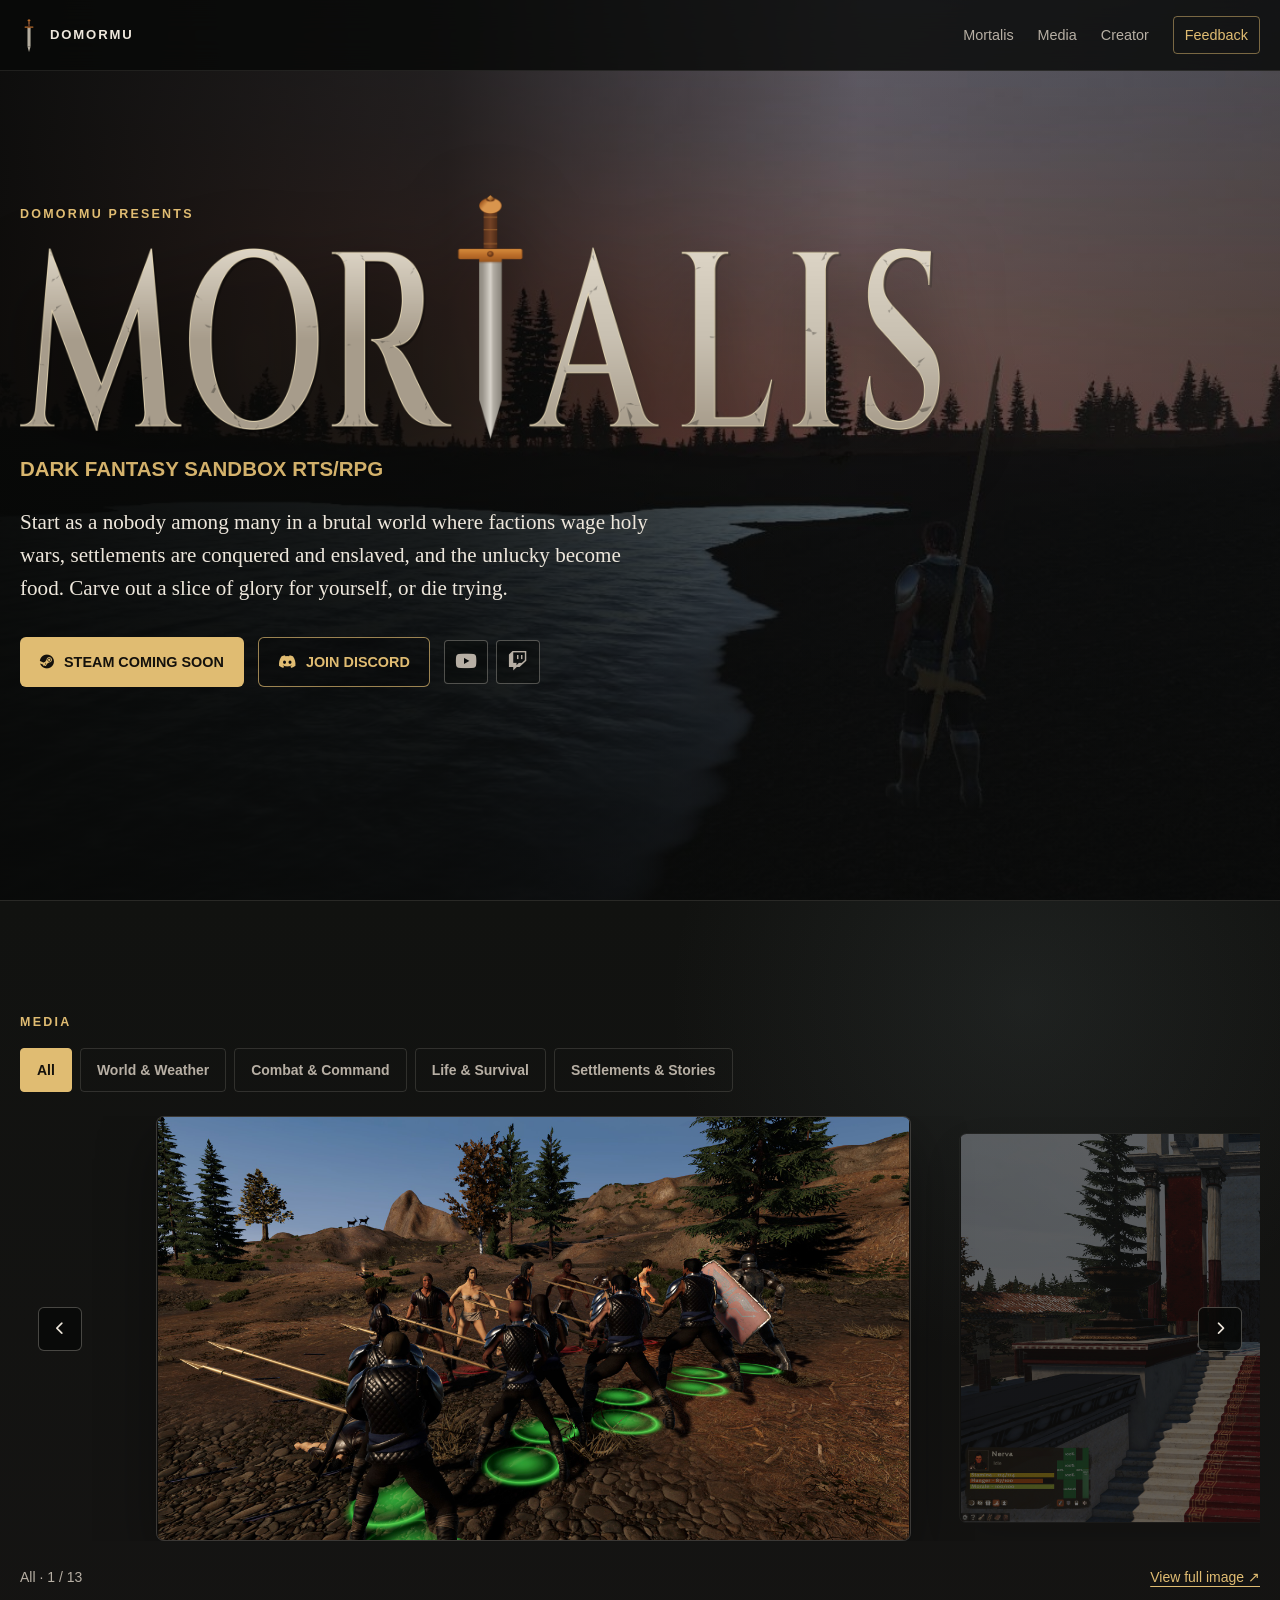
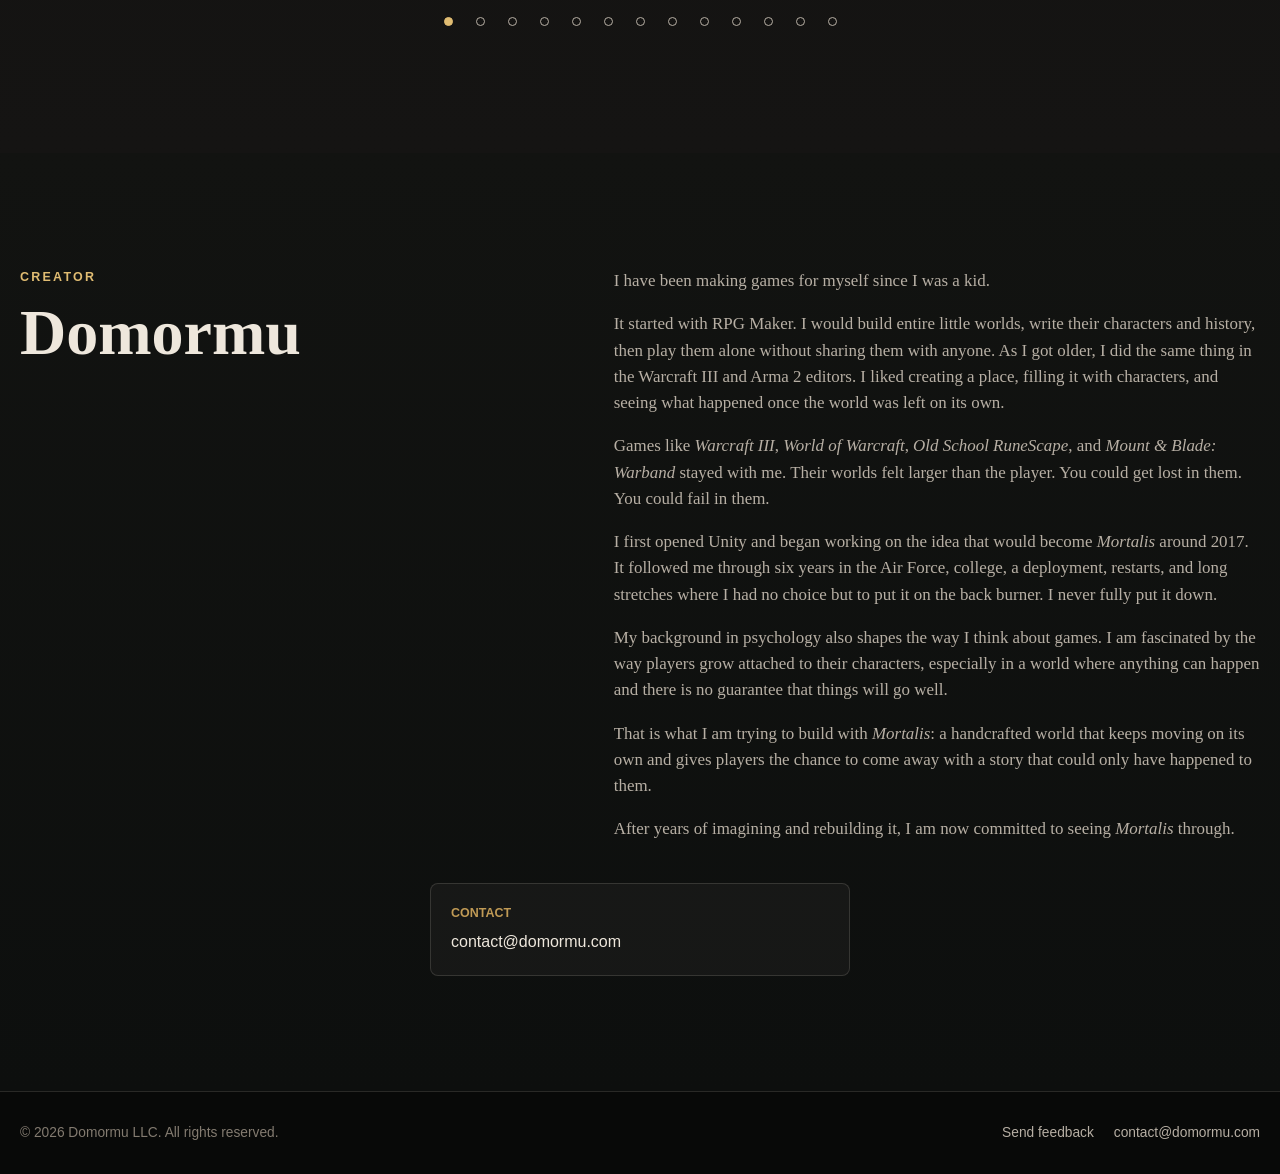
<file: index.html>
<!DOCTYPE html>
<html lang="en">
<head>
    <meta charset="UTF-8">
    <link rel="icon" href="/favicon.ico" sizes="16x16 32x32 48x48">
    <link rel="icon" type="image/png" sizes="48x48" href="/favicon-48.png">
    <link rel="icon" type="image/svg+xml" sizes="any" href="/favicon.svg">
    <link rel="apple-touch-icon" sizes="180x180" href="/apple-touch-icon.png">
    <link rel="manifest" href="/site.webmanifest">
    <meta name="viewport" content="width=device-width, initial-scale=1.0">
    <meta name="description" content="Mortalis is a dark fantasy sandbox RTS/RPG from Domormu. Start as a nobody in a brutal world of holy wars, conquest, slavery, hunger, and survival.">
    <meta name="theme-color" content="#0d0f0e">
    <link rel="canonical" href="https://www.domormu.com/">

    <meta property="og:type" content="website">
    <meta property="og:title" content="Mortalis | Domormu">
    <meta property="og:description" content="Start as a nobody in a brutal dark fantasy sandbox where factions wage holy wars and survival comes before glory.">
    <meta property="og:url" content="https://www.domormu.com/">
    <meta property="og:image" content="https://www.domormu.com/assets/mortalis-hero-dusk.jpg">
    <meta property="og:image:alt" content="A lone character standing beside a lake at dusk in Mortalis">

    <meta name="twitter:card" content="summary_large_image">
    <meta name="twitter:title" content="Mortalis | Domormu">
    <meta name="twitter:description" content="A dark fantasy sandbox RTS/RPG by solo developer Domormu.">
    <meta name="twitter:image" content="https://www.domormu.com/assets/mortalis-hero-dusk.jpg">
    <meta name="twitter:image:alt" content="A lone character standing beside a lake at dusk in Mortalis">

    <title>Mortalis | Dark Fantasy Sandbox RTS/RPG by Domormu</title>

    <link rel="stylesheet" href="style.css?v=hero-cleanup-20261030">
    <script src="media-carousel.js?v=media-20260907" defer></script>
    <link rel="stylesheet" href="https://cdnjs.cloudflare.com/ajax/libs/font-awesome/6.5.2/css/all.min.css">

    <script type="application/ld+json">
    {
        "@context": "https://schema.org",
        "@type": "VideoGame",
        "name": "Mortalis",
        "genre": ["Dark fantasy", "Sandbox", "RTS", "RPG"],
        "gamePlatform": "PC",
        "url": "https://www.domormu.com/",
        "publisher": {
            "@type": "Organization",
            "name": "Domormu LLC",
            "url": "https://www.domormu.com/",
            "email": "contact@domormu.com"
        }
    }
    </script>
</head>
<body>
    <header class="site-header">
        <div class="container header-inner">
            <a class="brand" href="#about" aria-label="Domormu home">
                <img class="brand-mark" src="/assets/mortalis-sword.svg" width="18" height="35" alt="">
                <span class="brand-text">Domormu</span>
            </a>

            <nav class="site-nav" aria-label="Primary navigation">
                <a href="#about">Mortalis</a>
                <a href="#media">Media</a>
                <a href="#creator">Creator</a>
                <a class="nav-feedback" href="/feedback/">Feedback</a>
            </nav>
        </div>
    </header>

    <main id="top">
        <section id="about" class="hero" aria-labelledby="hero-title">
            <div class="hero-backdrop" aria-hidden="true"></div>
            <div class="container hero-grid">
                <div class="hero-copy">
                    <div class="hero-brand-lockup">
                        <p class="eyebrow">Domormu presents</p>
                        <h1 id="hero-title" class="hero-title">
                            <span class="visually-hidden">Mortalis</span>
                            <img
                                class="hero-logo"
                                src="assets/mortalis-logo.png"
                                alt=""
                                width="2048"
                                height="542"
                                decoding="async">
                        </h1>
                    </div>
                    <p class="hero-subtitle">Dark fantasy sandbox RTS/RPG</p>
                    <p class="hero-text">
                        Start as a nobody among many in a brutal world where factions wage
                        holy wars, settlements are conquered and enslaved, and the unlucky
                        become food. Carve out a slice of glory for yourself, or die trying.
                    </p>

                    <div class="hero-actions" aria-label="Mortalis links">
                        <a class="button primary" href="#about" aria-label="Steam page coming soon">
                            <i class="fa-brands fa-steam" aria-hidden="true"></i>
                            Steam Coming Soon
                        </a>
                        <a class="button secondary" href="https://discord.gg/8gwk2HYz9w" target="_blank" rel="noopener noreferrer">
                            <i class="fa-brands fa-discord" aria-hidden="true"></i>
                            Join Discord
                        </a>
                        <span class="hero-social-links">
                            <a class="hero-social" href="https://www.youtube.com/@Domormu" target="_blank" rel="noopener noreferrer" aria-label="Domormu on YouTube (opens in a new tab)" title="YouTube">
                                <i class="fa-brands fa-youtube" aria-hidden="true"></i>
                            </a>
                            <a class="hero-social" href="https://www.twitch.tv/domormu" target="_blank" rel="noopener noreferrer" aria-label="Domormu on Twitch (opens in a new tab)" title="Twitch">
                                <i class="fa-brands fa-twitch" aria-hidden="true"></i>
                            </a>
                        </span>
                    </div>

                </div>
            </div>
        </section>

        <section id="media" class="section media-section" aria-labelledby="media-title">
            <div class="container media-heading">
                <h2 id="media-title" class="eyebrow">Media</h2>
                <div class="media-filters" data-media-filters role="group" aria-label="Filter screenshots" hidden>
                    <button class="media-filter" type="button" data-media-filter="all" aria-pressed="true" aria-controls="media-viewport">All</button>
                    <button class="media-filter" type="button" data-media-filter="world" aria-pressed="false" aria-controls="media-viewport">World &amp; Weather</button>
                    <button class="media-filter" type="button" data-media-filter="combat" aria-pressed="false" aria-controls="media-viewport">Combat &amp; Command</button>
                    <button class="media-filter" type="button" data-media-filter="life" aria-pressed="false" aria-controls="media-viewport">Life &amp; Survival</button>
                    <button class="media-filter" type="button" data-media-filter="stories" aria-pressed="false" aria-controls="media-viewport">Settlements &amp; Stories</button>
                </div>
            </div>
            <div class="container media-carousel" data-carousel role="region" aria-roledescription="carousel" aria-label="Mortalis screenshots">
                <div class="media-stage">
                    <div id="media-viewport" class="media-viewport" data-carousel-viewport tabindex="0" aria-label="Screenshot carousel. Use left and right arrow keys to browse.">
                        <figure class="media-slide" data-carousel-slide data-category="combat">
                            <div class="media-frame">
                                <img src="assets/mortalis-melee-20260908.jpg" alt="An armored spear line engaging opponents on a forest road in Mortalis" width="2560" height="1440" loading="lazy" decoding="async">
                            </div>
                        </figure>
                        <figure class="media-slide" data-carousel-slide data-category="stories">
                            <div class="media-frame">
                                <img src="assets/mortalis-imperial-hall-20260908.jpg" alt="A character standing above a red-carpeted staircase at a columned imperial hall in Mortalis" width="2560" height="1440" loading="lazy" decoding="async">
                            </div>
                        </figure>
                        <figure class="media-slide" data-carousel-slide data-category="world">
                            <div class="media-frame">
                                <img src="assets/mortalis-torch-rain.jpg" alt="A traveler raising a burning torch over a rain-soaked valley in Mortalis" width="2560" height="1440" loading="lazy" decoding="async">
                            </div>
                        </figure>
                        <figure class="media-slide" data-carousel-slide data-category="combat">
                            <div class="media-frame">
                                <img src="assets/mortalis-shield-wall-20260908.jpg" alt="A close view of soldiers advancing behind tall shields beside siege equipment in Mortalis" width="2560" height="1440" loading="lazy" decoding="async">
                            </div>
                        </figure>
                        <figure class="media-slide" data-carousel-slide data-category="stories">
                            <div class="media-frame">
                                <img src="assets/mortalis-dialogue-pre-alpha.jpg" alt="A conversation with Lady Aemilia Varentos outside an imperial hall in Mortalis" width="1920" height="1080" loading="lazy" decoding="async">
                            </div>
                        </figure>
                        <figure class="media-slide" data-carousel-slide data-category="life">
                            <div class="media-frame">
                                <img src="assets/mortalis-mining.jpg" alt="A character swinging a pickaxe at a rock outcrop in Mortalis" width="2560" height="1440" loading="lazy" decoding="async">
                            </div>
                        </figure>
                        <figure class="media-slide" data-carousel-slide data-category="stories">
                            <div class="media-frame">
                                <img src="assets/mortalis-settlement-pre-alpha.jpg" alt="An overhead view of a fortified settlement and its inhabitants in Mortalis" width="1920" height="1084" loading="lazy" decoding="async">
                            </div>
                        </figure>
                        <figure class="media-slide" data-carousel-slide data-category="combat">
                            <div class="media-frame">
                                <img src="assets/mortalis-undead-battle-20260908.jpg" alt="Undead surrounding fallen soldiers during a rain-soaked battle in Mortalis" width="2560" height="1440" loading="lazy" decoding="async">
                            </div>
                        </figure>
                        <figure class="media-slide" data-carousel-slide data-category="world">
                            <div class="media-frame">
                                <img src="assets/mortalis-clear-overlook.jpg" alt="An armored traveler resting above a forested valley and distant mountains in Mortalis" width="2560" height="1440" loading="lazy" decoding="async">
                            </div>
                        </figure>
                        <figure class="media-slide" data-carousel-slide data-category="life">
                            <div class="media-frame">
                                <img src="assets/mortalis-tesserae.jpg" alt="A friendly game of Tesserae between Maro and Hedon in Mortalis" width="2560" height="1440" loading="lazy" decoding="async">
                            </div>
                        </figure>
                        <figure class="media-slide" data-carousel-slide data-category="world">
                            <div class="media-frame">
                                <img src="assets/mortalis-hero-dusk.jpg" alt="A lone character standing beside a lake at dusk in Mortalis" width="1511" height="790" loading="lazy" decoding="async">
                            </div>
                        </figure>
                        <figure class="media-slide" data-carousel-slide data-category="life">
                            <div class="media-frame">
                                <img src="assets/mortalis-board-game.jpg" alt="A friendly board game between Maro and Hedon in Mortalis" width="2560" height="1440" loading="lazy" decoding="async">
                            </div>
                        </figure>
                        <figure class="media-slide" data-carousel-slide data-category="world">
                            <div class="media-frame">
                                <img src="assets/mortalis-world-overlook.jpg" alt="A lone traveler overlooking a lake, forest, and distant mountains in Mortalis" width="1920" height="1080" loading="lazy" decoding="async">
                            </div>
                        </figure>
                    </div>
                    <button class="media-arrow media-arrow-previous" type="button" data-carousel-previous aria-label="Previous screenshot" hidden>
                        <i class="fa-solid fa-chevron-left" aria-hidden="true"></i>
                    </button>
                    <button class="media-arrow media-arrow-next" type="button" data-carousel-next aria-label="Next screenshot" hidden>
                        <i class="fa-solid fa-chevron-right" aria-hidden="true"></i>
                    </button>
                </div>
                <div class="media-toolbar" data-media-toolbar hidden>
                    <p class="media-status" data-media-status role="status" aria-live="polite" aria-atomic="true"></p>
                    <a class="media-original" data-media-original href="assets/mortalis-melee-20260908.jpg" target="_blank" rel="noopener">View full image <span aria-hidden="true">↗</span><span class="visually-hidden"> (opens in a new tab)</span></a>
                </div>
                <div class="media-dots" data-media-dots role="group" aria-label="Choose screenshot" hidden></div>
            </div>
        </section>

        <section id="creator" class="section creator-section">
            <div class="container split">
                <div>
                    <p class="eyebrow">Creator</p>
                    <h2>Domormu</h2>
                </div>
                <div class="section-copy">
                    <p>
                        I have been making games for myself since I was a kid.
                    </p>
                    <p>
                        It started with RPG Maker. I would build entire little worlds, write their
                        characters and history, then play them alone without sharing them with anyone.
                        As I got older, I did the same thing in the Warcraft III and Arma 2 editors.
                        I liked creating a place, filling it with characters, and seeing what happened
                        once the world was left on its own.
                    </p>
                    <p>
                        Games like <em>Warcraft III</em>, <em>World of Warcraft</em>,
                        <em>Old School RuneScape</em>, and <em>Mount &amp; Blade: Warband</em>
                        stayed with me. Their worlds felt larger than the player. You could get lost
                        in them. You could fail in them.
                    </p>
                    <p>
                        I first opened Unity and began working on the idea that would become
                        <em>Mortalis</em> around 2017. It followed me through six years in the
                        Air Force, college, a deployment, restarts, and long stretches where I had
                        no choice but to put it on the back burner. I never fully put it down.
                    </p>
                    <p>
                        My background in psychology also shapes the way I think about games. I am
                        fascinated by the way players grow attached to their characters, especially
                        in a world where anything can happen and there is no guarantee that things
                        will go well.
                    </p>
                    <p>
                        That is what I am trying to build with <em>Mortalis</em>: a handcrafted
                        world that keeps moving on its own and gives players the chance to come away
                        with a story that could only have happened to them.
                    </p>
                    <p>
                        After years of imagining and rebuilding it, I am now committed to seeing
                        <em>Mortalis</em> through.
                    </p>
                </div>
            </div>

            <div class="container contact-grid" aria-label="Contact email">
                <a href="mailto:contact@domormu.com">
                    <span>Contact</span>
                    contact@domormu.com
                </a>
            </div>
        </section>
    </main>

    <footer class="site-footer">
        <div class="container footer-inner">
            <p>&copy; 2026 Domormu LLC. All rights reserved.</p>
            <div class="footer-links">
                <a href="/feedback/">Send feedback</a>
                <a href="mailto:contact@domormu.com">contact@domormu.com</a>
            </div>
        </div>
    </footer>
</body>
</html>
</file>
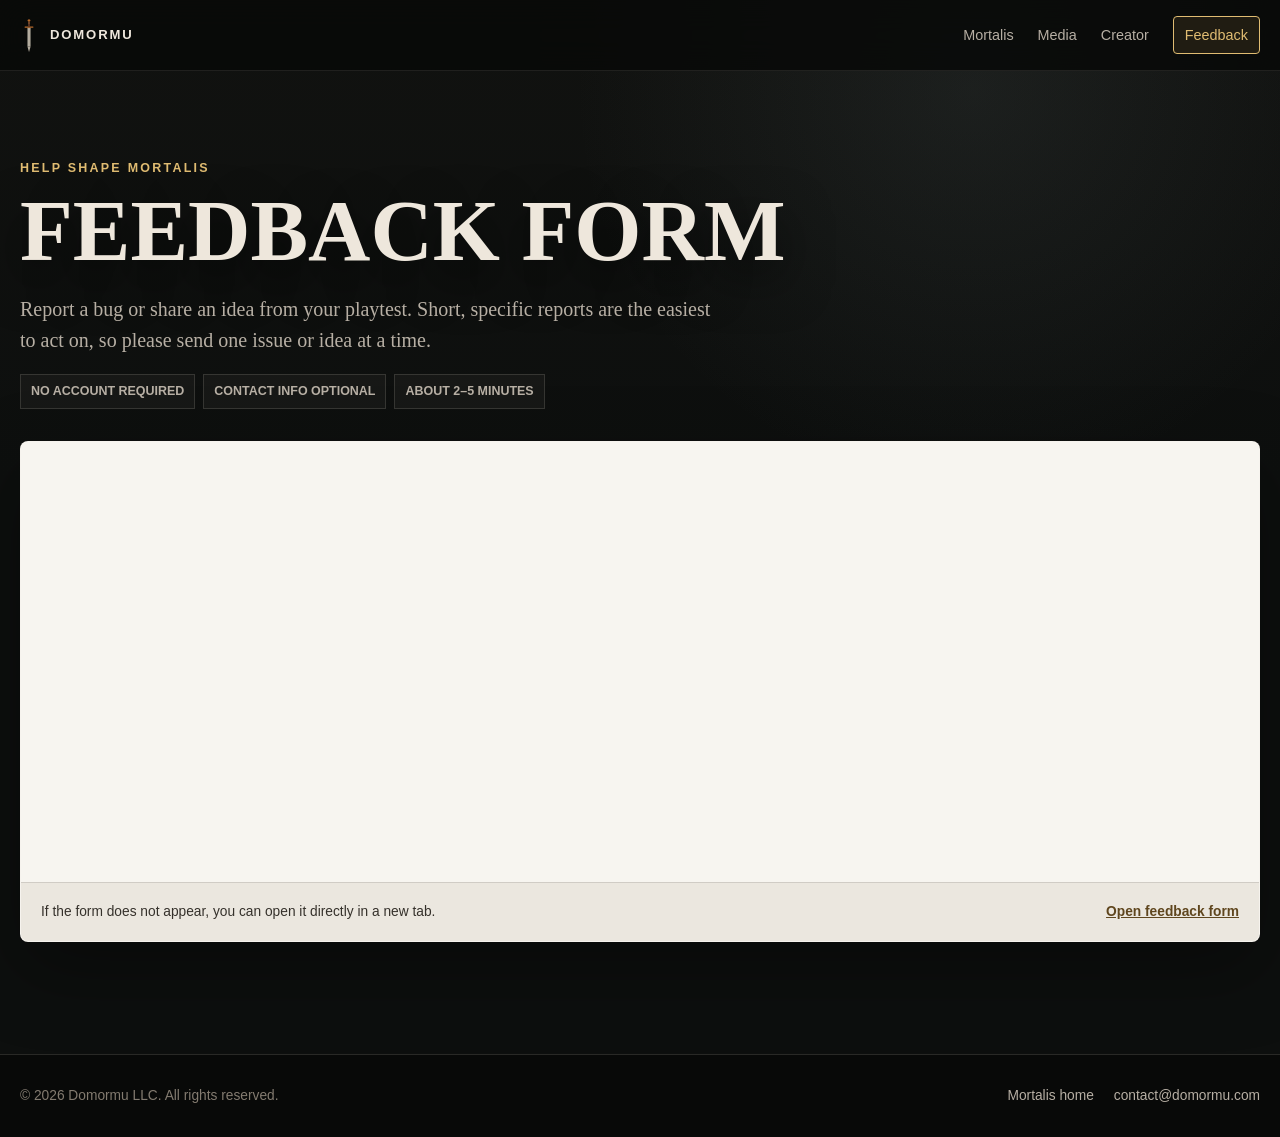
<file: feedback/index.html>
<!DOCTYPE html>
<html lang="en">
<head>
    <meta charset="UTF-8">
    <link rel="icon" href="/favicon.ico" sizes="16x16 32x32 48x48">
    <link rel="icon" type="image/png" sizes="48x48" href="/favicon-48.png">
    <link rel="icon" type="image/svg+xml" sizes="any" href="/favicon.svg">
    <link rel="apple-touch-icon" sizes="180x180" href="/apple-touch-icon.png">
    <link rel="manifest" href="/site.webmanifest">
    <meta name="viewport" content="width=device-width, initial-scale=1.0">
    <meta name="description" content="Send bug reports and playtest feedback for Mortalis directly to Domormu. No account is required, and contact information is optional.">
    <meta name="theme-color" content="#0d0f0e">
    <link rel="canonical" href="https://www.domormu.com/feedback/">

    <meta property="og:type" content="website">
    <meta property="og:title" content="Mortalis Feedback | Domormu">
    <meta property="og:description" content="Report a bug or share playtest feedback for Mortalis. No account required.">
    <meta property="og:url" content="https://www.domormu.com/feedback/">
    <meta property="og:image" content="https://www.domormu.com/assets/mortalis-hero-dusk.jpg">
    <meta property="og:image:alt" content="A lone character standing beside a lake at dusk in Mortalis">

    <title>Mortalis Feedback | Domormu</title>
    <link rel="stylesheet" href="/style.css?v=hero-cleanup-20261030">
    <script src="https://tally.so/widgets/embed.js" defer></script>
</head>
<body class="feedback-page">
    <header class="site-header">
        <div class="container header-inner">
            <a class="brand" href="/" aria-label="Domormu home">
                <img class="brand-mark" src="/assets/mortalis-sword.svg" width="18" height="35" alt="">
                <span class="brand-text">Domormu</span>
            </a>

            <nav class="site-nav" aria-label="Primary navigation">
                <a href="/">Mortalis</a>
                <a href="/#media">Media</a>
                <a href="/#creator">Creator</a>
                <a class="nav-feedback" href="/feedback/" aria-current="page">Feedback</a>
            </nav>
        </div>
    </header>

    <main class="feedback-main">
        <div class="container">
            <section class="feedback-intro" aria-labelledby="feedback-title">
                <p class="eyebrow">Help shape Mortalis</p>
                <h1 id="feedback-title">Feedback Form</h1>
                <p class="feedback-lede">
                    Report a bug or share an idea from your playtest. Short, specific reports
                    are the easiest to act on, so please send one issue or idea at a time.
                </p>
                <ul class="feedback-notes" aria-label="Submission details">
                    <li>No account required</li>
                    <li>Contact info optional</li>
                    <li>About 2–5 minutes</li>
                </ul>
            </section>

            <section class="feedback-shell" aria-label="Mortalis feedback form">
                <iframe
                    class="feedback-frame"
                    id="mortalis-feedback-form"
                    data-tally-src="https://tally.so/embed/RG9VYJ?alignLeft=1&amp;hideTitle=1&amp;transparentBackground=1&amp;dynamicHeight=1&amp;source=website"
                    loading="lazy"
                    width="100%"
                    height="440"
                    frameborder="0"
                    marginheight="0"
                    marginwidth="0"
                    title="Mortalis feedback form"></iframe>
                <div class="feedback-fallback">
                    <p>If the form does not appear, you can open it directly in a new tab.</p>
                    <a id="mortalis-feedback-fallback" href="https://tally.so/r/RG9VYJ?source=website" target="_blank" rel="noopener noreferrer">
                        Open feedback form
                    </a>
                </div>
                <noscript>
                    <div class="feedback-fallback">
                        <p>JavaScript is required to embed the form.</p>
                        <a href="https://tally.so/r/RG9VYJ?source=website">Open feedback form</a>
                    </div>
                </noscript>
            </section>
        </div>
    </main>

    <footer class="site-footer">
        <div class="container footer-inner">
            <p>&copy; 2026 Domormu LLC. All rights reserved.</p>
            <div class="footer-links">
                <a href="/">Mortalis home</a>
                <a href="mailto:contact@domormu.com">contact@domormu.com</a>
            </div>
        </div>
    </footer>

    <script>
        (() => {
            const allowedFields = ["source", "build", "platform", "channel"];
            const incoming = new URLSearchParams(window.location.search);
            const formParams = new URLSearchParams({
                alignLeft: "1",
                hideTitle: "1",
                transparentBackground: "1",
                dynamicHeight: "1",
                source: "website"
            });
            const directParams = new URLSearchParams({ source: "website" });

            allowedFields.forEach((field) => {
                const value = incoming.get(field);
                if (!value) return;
                formParams.set(field, value.slice(0, 120));
                directParams.set(field, value.slice(0, 120));
            });

            const frame = document.getElementById("mortalis-feedback-form");
            if (frame) frame.dataset.tallySrc = "https://tally.so/embed/RG9VYJ?" + formParams.toString();

            const fallback = document.getElementById("mortalis-feedback-fallback");
            if (fallback) fallback.href = "https://tally.so/r/RG9VYJ?" + directParams.toString();
        })();
    </script>
</body>
</html>
</file>
<file: style.css>
:root {

    --bg: #0d0f0e;
    --bg-deep: #080908;
    --panel: #151514;
    --panel-strong: #1f1d19;
    --text: #eee7dc;
    --muted: #b7afa4;
    --dim: #837b70;
    --line: rgba(238, 231, 220, 0.14);
    --brass: #c09a55;
    --brass-bright: #e0bc72;
    --blood: #7f2f2b;
    --steel: #7e9092;
    --shadow: rgba(0, 0, 0, 0.45);
}

* {
    box-sizing: border-box;
}

html {
    scroll-behavior: smooth;
    scroll-padding-top: 82px;
}

body {
    margin: 0;
    background: var(--bg);
    color: var(--text);
    font-family: Georgia, "Times New Roman", serif;
    line-height: 1.55;
}

body::before {
    content: "";
    position: fixed;
    inset: 0;
    pointer-events: none;
    z-index: 10;
    background-image:
        linear-gradient(rgba(255, 255, 255, 0.025) 1px, transparent 1px),
        linear-gradient(90deg, rgba(255, 255, 255, 0.018) 1px, transparent 1px);
    background-size: 48px 48px;
    mix-blend-mode: soft-light;
    opacity: 0.28;
}

a {
    color: inherit;
}

.container {
    width: min(1280px, calc(100% - 40px));
    margin: 0 auto;
}

.site-header {
    position: fixed;
    top: 0;
    left: 0;
    right: 0;
    z-index: 20;
    border-bottom: 1px solid rgba(238, 231, 220, 0.1);
    background: rgba(8, 9, 8, 0.82);
    backdrop-filter: blur(16px);
}

.header-inner {
    min-height: 70px;
    display: flex;
    align-items: center;
    justify-content: space-between;
    gap: 24px;
}

.brand {
    display: inline-flex;
    align-items: center;
    gap: 12px;
    text-decoration: none;
    text-transform: uppercase;
    letter-spacing: 0.14em;
    font-family: Arial, Helvetica, sans-serif;
    font-size: 0.82rem;
    font-weight: 700;
}

.brand-mark {
    display: block;
    flex: 0 0 auto;
    width: 18px;
    height: 35px;
    object-fit: contain;
}

.site-nav {
    display: flex;
    align-items: center;
    gap: 24px;
    font-family: Arial, Helvetica, sans-serif;
    font-size: 0.9rem;
}

.site-nav a {
    color: var(--muted);
    text-decoration: none;
}

.site-nav a:hover,
.site-nav a:focus-visible {
    color: var(--text);
}

.hero {
    position: relative;
    min-height: 100svh;
    display: flex;
    align-items: center;
    overflow: hidden;
    border-bottom: 1px solid var(--line);
    background: var(--bg-deep);
}

.hero-backdrop {
    position: absolute;
    inset: 0;
    background:
        linear-gradient(90deg, rgba(8, 9, 8, 0.96) 0%, rgba(8, 9, 8, 0.8) 35%, rgba(8, 9, 8, 0.24) 67%, rgba(8, 9, 8, 0.38) 100%),
        linear-gradient(180deg, rgba(8, 9, 8, 0.08) 0%, rgba(8, 9, 8, 0.68) 100%),
        url("assets/mortalis-hero-dusk.jpg") center 46% / cover no-repeat;
    transform: scale(1.01);
}

.hero-grid {
    position: relative;
    z-index: 1;
    min-height: 100svh;
    display: grid;
    align-items: center;
    padding: 102px 0 72px;
}

.hero-copy {
    width: min(1160px, 100%);
    transform: translateY(-24px);
}

.eyebrow {
    margin: 0 0 14px;
    color: var(--brass-bright);
    font-family: Arial, Helvetica, sans-serif;
    font-size: 0.78rem;
    font-weight: 700;
    letter-spacing: 0.18em;
    text-transform: uppercase;
}

h1,
h2,
h3,
p {
    margin-top: 0;
}

h1 {
    margin-bottom: 10px;
    font-size: clamp(3rem, 6.15vw, 5.9rem);
    line-height: 0.92;
    font-weight: 700;
    text-transform: uppercase;
    white-space: nowrap;
    text-shadow: 0 18px 50px rgba(0, 0, 0, 0.7);
}

.visually-hidden {
    position: absolute;
    width: 1px;
    height: 1px;
    padding: 0;
    margin: -1px;
    overflow: hidden;
    clip: rect(0, 0, 0, 0);
    white-space: nowrap;
    border: 0;
}

.hero-brand-lockup {
    position: relative;
    width: min(920px, 100%);
    margin-bottom: 14px;
}

.hero-brand-lockup > .eyebrow {
    position: absolute;
    top: clamp(4px, 0.8vw, 12px);
    left: 0;
    z-index: 1;
    margin: 0;
}

.hero-title {
    width: 100%;
    margin: 0;
    line-height: 0;
    text-shadow: none;
}

.hero-logo {
    display: block;
    width: auto;
    max-width: 100%;
    max-height: 28svh;
    height: auto;
    object-fit: contain;
    object-position: left center;
    filter: drop-shadow(0 18px 34px rgba(0, 0, 0, 0.62));
}

h2 {
    margin-bottom: 0;
    font-size: clamp(2.2rem, 5vw, 4.6rem);
    line-height: 0.98;
    font-weight: 700;
}

h3 {
    margin-bottom: 12px;
    font-size: 1.25rem;
    line-height: 1.15;
}

.hero-subtitle {
    margin-bottom: 22px;
    color: var(--brass-bright);
    font-family: Arial, Helvetica, sans-serif;
    font-size: clamp(1rem, 2vw, 1.28rem);
    font-weight: 700;
    text-transform: uppercase;
}

.hero-text {
    max-width: 650px;
    margin-bottom: 32px;
    color: var(--text);
    font-size: clamp(1.12rem, 2vw, 1.32rem);
}

.hero-actions {
    display: flex;
    flex-wrap: wrap;
    gap: 14px;
    margin-bottom: 0;
    align-items: center;
}


.hero-social-links {
    display: inline-flex;
    flex: 0 0 auto;
    align-items: center;
    gap: 8px;
}
.hero-social {
    display: inline-grid;
    place-items: center;
    width: 44px;
    height: 44px;
    flex: 0 0 44px;
    border: 1px solid rgba(238, 231, 220, 0.3);
    border-radius: 4px;
    background: rgba(8, 9, 8, 0.45);
    color: var(--muted);
    font-size: 1.2rem;
    text-decoration: none;
}
.hero-social:hover,
.hero-social:focus-visible {
    color: var(--text);
    border-color: var(--brass-bright);
    background: rgba(8, 9, 8, 0.8);
}
.hero-social:focus-visible {
    outline: 2px solid var(--brass-bright);
    outline-offset: 4px;
}

.button {
    min-height: 48px;
    display: inline-flex;
    align-items: center;
    justify-content: center;
    gap: 10px;
    padding: 13px 19px;
    border: 1px solid transparent;
    border-radius: 6px;
    font-family: Arial, Helvetica, sans-serif;
    font-size: 0.9rem;
    font-weight: 800;
    text-decoration: none;
    text-transform: uppercase;
    transition: transform 160ms ease, border-color 160ms ease, background 160ms ease, color 160ms ease;
}

.button:hover,
.button:focus-visible {
    transform: translateY(-2px);
}

.button.primary {
    background: var(--brass-bright);
    color: #14110c;
}

.button.secondary {
    border-color: rgba(224, 188, 114, 0.68);
    color: var(--brass-bright);
    background: rgba(8, 9, 8, 0.3);
}

.section {
    padding: clamp(72px, 9vw, 118px) 0;
}

.split {
    display: grid;
    grid-template-columns: minmax(0, 0.78fr) minmax(280px, 1fr);
    gap: clamp(32px, 7vw, 90px);
    align-items: start;
}

.section-copy {
    color: var(--muted);
    font-size: 1.06rem;
}

.section-copy p:last-child {
    margin-bottom: 0;
}

.media-section {
    overflow: hidden;
    background:
        radial-gradient(circle at 80% 12%, rgba(126, 144, 146, 0.12), transparent 28%),
        linear-gradient(180deg, #111210 0%, #151413 100%);
}

.media-heading {
    margin-bottom: 24px;
}

.media-heading .eyebrow {
    margin-bottom: 0;
}

.media-stage {
    position: relative;
}

.media-viewport {
    position: relative;
    --media-slide-width: min(78%, 1040px);
    display: grid;
    grid-auto-flow: column;
    grid-auto-columns: var(--media-slide-width);
    gap: 18px;
    overflow-x: auto;
    padding-inline: calc((100% - var(--media-slide-width)) / 2);
    overscroll-behavior-x: contain;
    scroll-snap-type: x mandatory;
    scrollbar-width: none;
}

.media-viewport::-webkit-scrollbar {
    display: none;
}

.media-viewport:focus-visible {
    outline: 2px solid var(--brass-bright);
    outline-offset: 4px;
}

.media-slide {
    min-width: 0;
    margin: 0;
    opacity: 1;
    cursor: pointer;
    transform: scale(1);
    scroll-snap-align: center;
    scroll-snap-stop: always;
    transition: opacity 240ms ease, transform 240ms ease;
}

.media-slide:hover {
    opacity: 0.62;
}

.media-slide.is-active {
    opacity: 1;
    cursor: default;
    transform: scale(1);
}

.media-frame {
    width: 100%;
    overflow: hidden;
    aspect-ratio: 16 / 9;
    border: 1px solid var(--line);
    border-radius: 8px;
    background: rgba(8, 9, 8, 0.42);
    box-shadow: 0 18px 44px rgba(0, 0, 0, 0.24);
}

.media-slide.is-active .media-frame {
    border-color: rgba(238, 231, 220, 0.2);
    box-shadow: 0 22px 58px rgba(0, 0, 0, 0.38);
}

.media-frame img,
.media-frame iframe,
.media-frame video {
    display: block;
    width: 100%;
    height: 100%;
    border: 0;
    object-fit: contain;
}

.media-arrow {
    position: absolute;
    top: 50%;
    z-index: 3;
    width: 44px;
    height: 44px;
    display: grid;
    place-items: center;
    padding: 0;
    border: 1px solid rgba(238, 231, 220, 0.28);
    border-radius: 6px;
    background: rgba(8, 9, 8, 0.82);
    color: var(--text);
    cursor: pointer;
    transform: translateY(-50%);
    transition: border-color 160ms ease, background 160ms ease, color 160ms ease;
}

.media-arrow:hover,
.media-arrow:focus-visible {
    border-color: var(--brass-bright);
    background: rgba(8, 9, 8, 0.96);
    color: var(--brass-bright);
}

.media-arrow:focus-visible {
    outline: 2px solid var(--brass-bright);
    outline-offset: 3px;
}

.media-arrow:disabled {
    opacity: 0;
    pointer-events: none;
}

.media-arrow-previous {
    left: 18px;
}

.media-arrow-next {
    right: 18px;
}

.media-dots {
    min-height: 18px;
    display: flex;
    align-items: center;
    justify-content: center;
    gap: 9px;
    margin-top: 8px;
}

.media-dot {
    width: 8px;
    height: 8px;
    padding: 0;
    border: 1px solid rgba(238, 231, 220, 0.46);
    border-radius: 50%;
    background: transparent;
    cursor: pointer;
    transition: border-color 160ms ease, background 160ms ease, transform 160ms ease;
}

.media-dot:hover,
.media-dot:focus-visible {
    border-color: var(--brass-bright);
    transform: scale(1.2);
}

.media-dot:focus-visible {
    outline: 2px solid var(--brass-bright);
    outline-offset: 3px;
}

.media-dot[aria-current="true"] {
    border-color: var(--brass-bright);
    background: var(--brass-bright);
}

@media (max-width: 720px) {
    .media-viewport {
        --media-slide-width: 88%;
        gap: 10px;
    }

    .media-arrow {
        width: 42px;
        height: 42px;
    }

    .media-arrow-previous {
        left: 8px;
    }

    .media-arrow-next {
        right: 8px;
    }
}

/* Branded not-found page */
.error-page {
    min-height: 100svh;
    display: flex;
    flex-direction: column;
    background:
        linear-gradient(90deg, rgba(8, 9, 8, 0.96), rgba(8, 9, 8, 0.72)),
        linear-gradient(180deg, rgba(8, 9, 8, 0.26), rgba(8, 9, 8, 0.94)),
        url("assets/mortalis-hero-dusk.jpg") center 46% / cover fixed no-repeat;
}

.error-page .site-header {
    position: relative;
}

.not-found-main {
    flex: 1;
    display: grid;
    align-items: center;
    padding: 48px 0;
}

.not-found-panel {
    width: min(720px, 100%);
    padding: clamp(30px, 5vw, 48px);
    border: 1px solid rgba(238, 231, 220, 0.15);
    background: rgba(8, 9, 8, 0.82);
    box-shadow: 0 28px 80px rgba(0, 0, 0, 0.46);
    backdrop-filter: blur(12px);
}

.not-found-code {
    margin: 0 0 8px;
    color: var(--brass-bright);
    font-family: Arial, Helvetica, sans-serif;
    font-size: 0.78rem;
    font-weight: 700;
    letter-spacing: 0.22em;
    text-transform: uppercase;
}

.not-found-panel h1 {
    max-width: 640px;
    margin-bottom: 22px;
    font-size: clamp(3rem, 7vw, 5.3rem);
    line-height: 0.9;
    white-space: normal;
    overflow-wrap: anywhere;
}

.not-found-copy {
    max-width: 590px;
    margin-bottom: 30px;
    color: var(--muted);
    font-size: clamp(1.05rem, 2vw, 1.24rem);
}

@media (max-width: 720px) {
    .not-found-main {
        padding: 36px 0;
    }

    .not-found-panel {
        padding: 28px 24px;
    }
}

.creator-section {
    background:
        linear-gradient(180deg, #121311, #0d0f0e);
}

.contact-grid {
    display: grid;
    grid-template-columns: minmax(0, 1fr);
    gap: 14px;
    margin-top: 40px;
    max-width: 420px;
}

.contact-grid a {
    display: grid;
    gap: 7px;
    padding: 20px;
    border: 1px solid var(--line);
    border-radius: 8px;
    background: rgba(238, 231, 220, 0.04);
    color: var(--text);
    font-family: Arial, Helvetica, sans-serif;
    text-decoration: none;
}

.contact-grid a:hover,
.contact-grid a:focus-visible {
    border-color: rgba(224, 188, 114, 0.58);
}

.contact-grid span {
    color: var(--brass);
    font-size: 0.78rem;
    font-weight: 800;
    text-transform: uppercase;
}

.site-footer {
    border-top: 1px solid var(--line);
    background: var(--bg-deep);
    color: var(--dim);
    font-family: Arial, Helvetica, sans-serif;
    font-size: 0.86rem;
}

.footer-inner {
    min-height: 82px;
    display: flex;
    align-items: center;
    justify-content: space-between;
    gap: 18px;
}

.footer-inner p {
    margin-bottom: 0;
}

.footer-inner a {
    color: var(--muted);
    text-decoration: none;
}

.footer-inner a:hover,
.footer-inner a:focus-visible {
    color: var(--text);
}

@media (max-width: 980px) {
    h1 {
        white-space: normal;
    }

    .contact-grid {
        grid-template-columns: repeat(2, minmax(0, 1fr));
    }

    .split {
        grid-template-columns: 1fr;
    }
}

@media (max-width: 720px) {
    html {
        scroll-padding-top: 92px;
    }

    .container {
        width: min(100% - 28px, 1280px);
    }

    .header-inner {
        min-height: auto;
        padding: 15px 0;
        align-items: flex-start;
        flex-direction: column;
        gap: 14px;
    }

    .site-nav {
        width: 100%;
        justify-content: space-between;
        gap: 8px;
        font-size: 0.76rem;
    }

    .hero-grid {
        padding-top: 138px;
    }

    .hero-copy {
        transform: none;
    }

    h1 {
        font-size: clamp(2.75rem, 11vw, 4.4rem);
    }

    .hero-brand-lockup > .eyebrow {
        font-size: 0.68rem;
        letter-spacing: 0.13em;
    }

    .hero-backdrop {
        background:
            linear-gradient(180deg, rgba(8, 9, 8, 0.7) 0%, rgba(8, 9, 8, 0.52) 38%, rgba(8, 9, 8, 0.9) 100%),
            linear-gradient(90deg, rgba(8, 9, 8, 0.82), rgba(8, 9, 8, 0.28)),
            url("assets/mortalis-hero-dusk.jpg") 68% center / cover no-repeat;
    }

    .hero-actions,
    .button {
        width: 100%;
    }

    .contact-grid {
        grid-template-columns: 1fr;
    }

    .footer-inner {
        padding: 22px 0;
        align-items: flex-start;
        flex-direction: column;
    }
}

/* Mortalis feedback */
.nav-feedback {
    padding: 7px 11px;
    border: 1px solid rgba(224, 188, 114, 0.5);
    border-radius: 4px;
    color: var(--brass-bright) !important;
}

.nav-feedback:hover,
.nav-feedback:focus-visible,
.nav-feedback[aria-current="page"] {
    border-color: var(--brass-bright);
    background: rgba(192, 154, 85, 0.12);
}

.footer-links {
    display: flex;
    align-items: center;
    gap: 20px;
}

.feedback-page {
    min-height: 100svh;
    background:
        radial-gradient(circle at 76% 8%, rgba(126, 144, 146, 0.11), transparent 28%),
        linear-gradient(180deg, #111210 0%, var(--bg) 480px);
}

.feedback-page .site-header {
    position: relative;
}

.feedback-main {
    padding: clamp(54px, 7vw, 88px) 0 clamp(72px, 9vw, 112px);
}

.feedback-intro {
    max-width: 780px;
    margin-bottom: 32px;
}

.feedback-intro h1 {
    margin-bottom: 22px;
    font-size: clamp(2.8rem, 7vw, 5.4rem);
    line-height: 0.92;
    white-space: normal;
}

.feedback-lede {
    max-width: 700px;
    margin-bottom: 18px;
    color: var(--muted);
    font-size: clamp(1.08rem, 2vw, 1.25rem);
}

.feedback-notes {
    display: flex;
    flex-wrap: wrap;
    gap: 8px;
    margin: 0;
    padding: 0;
    list-style: none;
    color: var(--muted);
    font-family: Arial, Helvetica, sans-serif;
    font-size: 0.78rem;
    font-weight: 700;
    text-transform: uppercase;
}

.feedback-notes li {
    padding: 7px 10px;
    border: 1px solid var(--line);
    background: rgba(238, 231, 220, 0.035);
}

.feedback-shell {
    overflow: hidden;
    border: 1px solid rgba(238, 231, 220, 0.16);
    border-radius: 8px;
    background: #f7f5f0;
    box-shadow: 0 28px 76px rgba(0, 0, 0, 0.34);
}

.feedback-frame {
    display: block;
    width: 100%;
    min-height: 420px;
    border: 0;
    background: #f7f5f0;
}

.feedback-fallback {
    display: flex;
    align-items: center;
    justify-content: space-between;
    gap: 20px;
    padding: 18px 20px;
    border-top: 1px solid rgba(13, 15, 14, 0.12);
    background: #ebe7df;
    color: #35312b;
    font-family: Arial, Helvetica, sans-serif;
    font-size: 0.86rem;
}

.feedback-fallback p {
    margin: 0;
}

.feedback-fallback a {
    flex: 0 0 auto;
    color: #5f461e;
    font-weight: 800;
}

@media (max-width: 720px) {
    .site-nav {
        overflow-x: auto;
        justify-content: flex-start;
        padding-bottom: 2px;
        scrollbar-width: none;
    }

    .site-nav::-webkit-scrollbar {
        display: none;
    }

    .site-nav a {
        flex: 0 0 auto;
    }

    .feedback-main {
        padding-top: 42px;
    }

    .feedback-frame {
        min-height: 520px;
    }

    .feedback-fallback {
        align-items: flex-start;
        flex-direction: column;
        gap: 8px;
    }

    .footer-links {
        align-items: flex-start;
        flex-direction: column;
        gap: 10px;
    }
}

/* Screenshot filters: progressive enhancement leaves every image readable without JS. */
[hidden] { display: none !important; }

.media-filters {
    display: flex;
    flex-wrap: wrap;
    gap: 8px;
    margin-top: 20px;
}
.media-filter {
    min-height: 44px;
    padding: 10px 16px;
    border: 1px solid var(--line);
    border-radius: 4px;
    background: transparent;
    color: var(--muted);
    font: 600 0.875rem/1.3 Arial, Helvetica, sans-serif;
    cursor: pointer;
    transition: color 160ms ease, border-color 160ms ease, background 160ms ease;
}
.media-filter:hover { color: var(--text); border-color: var(--brass); }
.media-filter[aria-pressed="true"] {
    color: #14110c;
    background: var(--brass-bright);
    border-color: var(--brass-bright);
}
.media-filter:focus-visible, .media-original:focus-visible {
    outline: 2px solid var(--brass-bright);
    outline-offset: 4px;
}
.is-ready .media-slide { opacity: 0.38; transform: scale(0.92); }
.is-ready .media-slide:hover { opacity: 0.62; }
.is-ready .media-slide.is-active { opacity: 1; transform: scale(1); }
.media-toolbar {
    display: flex;
    flex-wrap: wrap;
    align-items: center;
    justify-content: space-between;
    gap: 8px 20px;
    padding: 16px 0 0;
    color: var(--muted);
    font: 0.875rem/1.5 Arial, Helvetica, sans-serif;
}
.media-status { margin: 0; }
.media-original { color: var(--brass-bright); text-underline-offset: 4px; padding-block: 10px; }
.media-dots { flex-wrap: wrap; gap: 0; margin-top: 8px; }
.media-dot {
    width: 32px;
    height: 32px;
    display: grid;
    place-items: center;
    border: 0;
    border-radius: 4px;
}
.media-dot::after {
    content: "";
    width: 7px;
    height: 7px;
    border: 1px solid var(--muted);
    border-radius: 50%;
}
.media-dot[aria-current="true"] { background: transparent; }
.media-dot[aria-current="true"]::after { background: var(--brass-bright); border-color: var(--brass-bright); }
@media (prefers-reduced-motion: reduce) {
    html { scroll-behavior: auto; }
    .media-slide, .media-filter, .media-dot { transition: none; }
}
</file>
